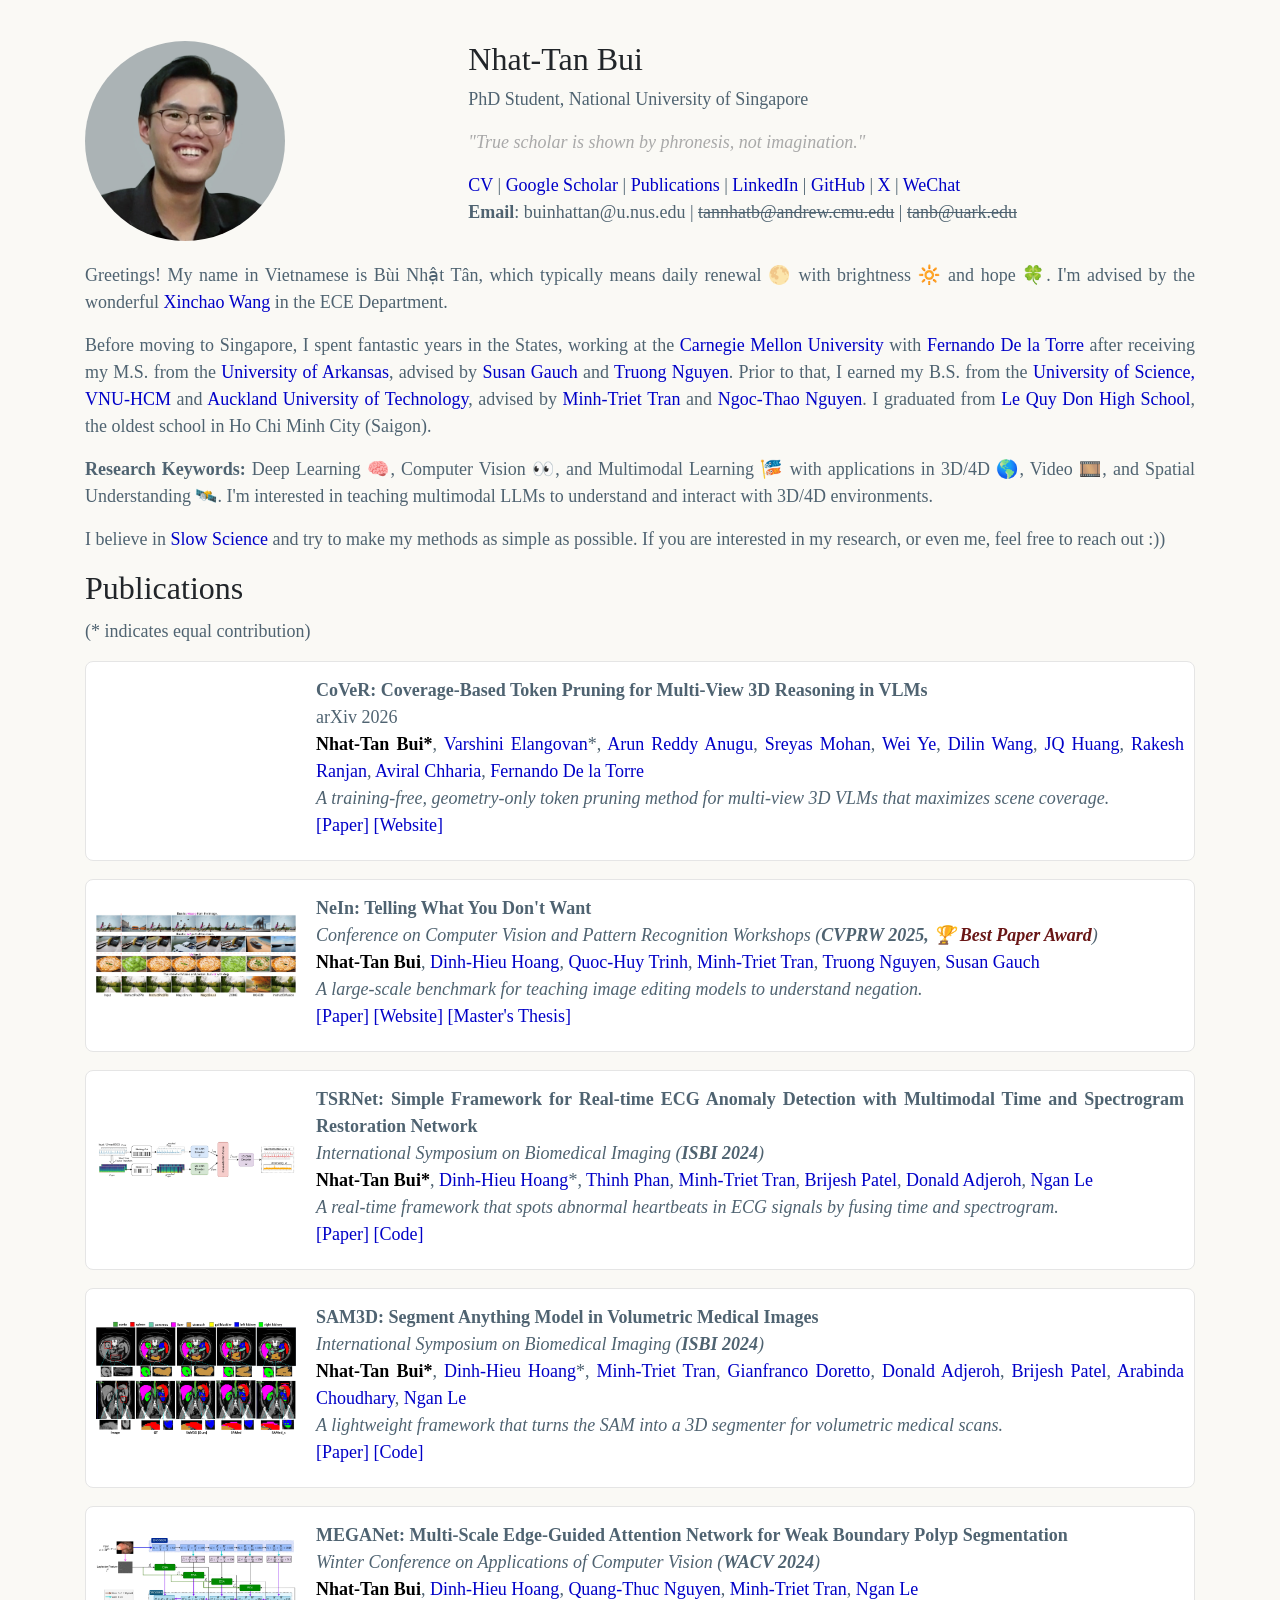
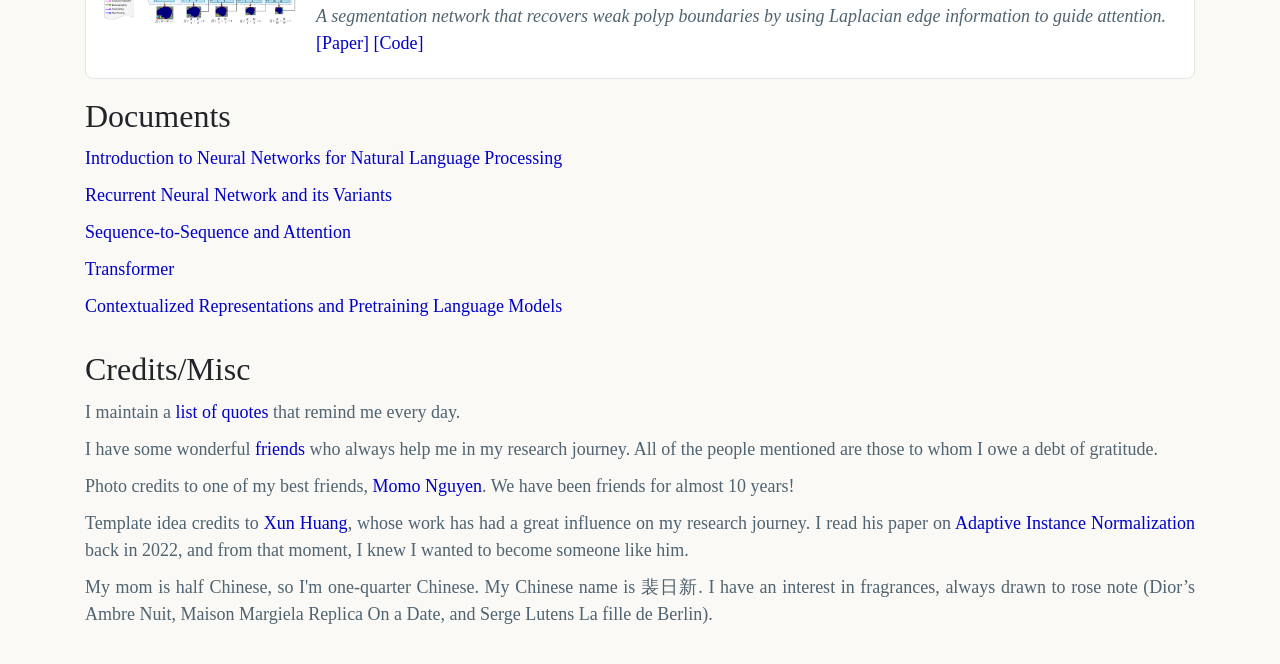
<file: index.html>
<!DOCTYPE html>
<html lang="en">

<head>
    <meta charset="UTF-8">
    <meta name="viewport" content="width=device-width, initial-scale=1.0">
    <meta http-equiv="X-UA-Compatible" content="ie=edge">
    <link rel="stylesheet" href="css/main.css">
    <link rel="stylesheet" href="bootstrap/css/bootstrap.min.css"> 
    <title>Nhat-Tan Bui</title>
</head>

<body>
    <div class="container">
        <div id="profile">
            <div class="container" id="profile">
                <div class="profile-left">
                    <img src="images/ava.jpg" class="profile-photo">
                </div>
                <div class="profile-right">
                    <h2>Nhat-Tan Bui</h2>
                    <p>PhD Student, National University of Singapore</p>
                    <p><p style="font-size: 18px; font-style: italic; color: #A9A9A9;">"True scholar is shown by phronesis, not imagination."</></p>
                    <p style="margin-bottom: 0;" class="social-links">
                        <a href="https://drive.google.com/file/d/1mFtzrTzhLgHYwWkfG-VyiaIKCIcXo2KY/view?usp=drive_link">CV</a> |
                        <a href="https://scholar.google.com/citations?user=FV1sNHAAAAAJ">Google Scholar</a> |
                        <a href="#publication">Publications</a> |
                        <a href="https://www.linkedin.com/in/bntannnn/">LinkedIn</a> |
                        <a href="https://github.com/tanbuinhat">GitHub</a> |
                        <a href="https://x.com/nhattanbui22">X</a> | 
                        <a href="images/wechat.jpg">WeChat</a> 
                    </p>
                    <p><span class="highlight">Email</span>: buinhattan@u.nus.edu | <del>tannhatb@andrew.cmu.edu</del> | <del>tanb@uark.edu</del></p>
                </div>
            </div>
        </div>   

        <div class="col-xs-12" id="intro">
            <p>Greetings! My name in Vietnamese is Bùi Nhật Tân, which typically means daily renewal 🌕 with brightness 🔆 and hope 🍀. I'm advised by the wonderful <a href="https://sites.google.com/site/sitexinchaowang/">Xinchao Wang</a> in the ECE Department.</p>
            <p>Before moving to Singapore, I spent fantastic years in the States, working at the <a href="https://www.ri.cmu.edu/">Carnegie Mellon University</a> with <a href="https://www.cs.cmu.edu/~ftorre/">Fernando De la Torre</a>
                after receiving my M.S. from the <a href="https://www.uark.edu/">University of Arkansas</a>, advised by <a href="https://engineering.uark.edu/electrical-engineering-computer-science/electrical-engineering-faculty/uid/sgauch/name/Susan+E+Gauch/">Susan Gauch</a> and <a href="https://jacobsschool.ucsd.edu/people/profile/truong-q-nguyen">Truong Nguyen</a>.
                Prior to that, I earned my B.S. from the <a href="https://en.hcmus.edu.vn/">University of Science, VNU-HCM</a> and <a href="https://www.aut.ac.nz/">Auckland University of Technology</a>, advised by <a href="https://en.hcmus.edu.vn/profile/tran-minh-triet/">Minh-Triet Tran</a> and <a href="https://www.fit.hcmus.edu.vn/~nnthao/">Ngoc-Thao Nguyen</a>.
                I graduated from <a href="https://www.historicvietnam.com/former-lycee-chasseloup-laubat/">Le Quy Don High School</a>, the oldest school in Ho Chi Minh City (Saigon).</p>
            <p><span class="highlight">Research Keywords:</span> Deep Learning 🧠, Computer Vision 👀, and Multimodal Learning 🎏 with applications in 3D/4D 🌎, Video 🎞️, and Spatial Understanding 🛰️. I'm interested in teaching multimodal LLMs to understand and interact with 3D/4D environments.</p>
            <p>I believe in <a href="http://slow-science.org/">Slow Science</a> and try to make my methods as simple as possible. If you are interested in my research, or even me, feel free to reach out :))</p>
        </div>


        <div class="col-xs-12"  id="publication">
            <h2>Publications</h2>
            <p>(* indicates equal contribution)</p>

            <div class="publication-item">
                <div class="row">
                    <div class="publication-image">
                        <video autoplay muted loop playsinline class="move-down">
                            <source src="images/CoVeR.mp4" type="video/mp4">
                        </video>
                    </div>

                    <div class="publication-text">
                        <p class="article-title">CoVeR: Coverage-Based Token Pruning for Multi-View 3D Reasoning in VLMs</p>
                        <p style="margin-bottom: 0;">arXiv 2026</p> 
                        <p style="margin-bottom: 0;"><span class="author">Nhat-Tan Bui*</span>, <a href="https://varshini-e.github.io/">Varshini Elangovan</a>*, <a href="https://www.linkedin.com/in/a-arun-reddy/">Arun Reddy Anugu</a>, <a href="https://sreyas-mohan.github.io/">Sreyas Mohan</a>, <a href="https://ywwwer.github.io/">Wei Ye</a>, <a href="https://wdilin.github.io/">Dilin Wang</a>, <a href="https://www.linkedin.com/in/jq-huang/">JQ Huang</a>, <a href="https://www.linkedin.com/in/rakesh-r-3848538/">Rakesh Ranjan</a>, <a href="https://aviralchharia.github.io/">Aviral Chharia</a>, <a href="https://scholar.google.com/citations?user=YB8_6gkAAAAJ">Fernando De la Torre</a></p>
                        <p style="margin-bottom: 0;"><i>A training-free, geometry-only token pruning method for multi-view 3D VLMs that maximizes scene coverage.</i></p>
                        <p><a href="https://arxiv.org/abs/2609.08345"> [Paper]</a><a href="https://humansensinglab.github.io/CoVeR"> [Website]</a></p>
                    </div>
                </div>
            </div>

            <div class="publication-item">
                <div class="row">
                    <div class="publication-image">
                        <img src="images/NeIn.png">
                    </div>

                    <div class="publication-text">
                        <p class="article-title">NeIn: Telling What You Don't Want</p>
                        <p style="margin-bottom: 0;"><i>Conference on Computer Vision and Pattern Recognition Workshops (<span class="highlight">CVPRW 2025, 🏆 <span style="color: #691616;">Best Paper Award</span></span>)</i></p> 
                        <p style="margin-bottom: 0;"><span class="author">Nhat-Tan Bui</span>, <a href="https://scholar.google.com/citations?user=713F7a8AAAAJ">Dinh-Hieu Hoang</a>, <a href="https://huyquoctrinh.github.io/huyquoctrinh/">Quoc-Huy Trinh</a>, <a href="https://scholar.google.com/citations?user=lt2ATkkAAAAJ">Minh-Triet Tran</a>, <a href="https://scholar.google.com/citations?user=5rjfy4AAAAAJ">Truong Nguyen</a>, <a href="https://scholar.google.com/citations?user=WWUqQQMAAAAJ">Susan Gauch</a></p>
                        <p style="margin-bottom: 0;"><i>A large-scale benchmark for teaching image editing models to understand negation.</i></p>
                        <p><a href="https://arxiv.org/abs/2409.06481"> [Paper]</a><a href="https://tanbuinhat.github.io/NeIn/"> [Website]</a><a href="https://scholarworks.uark.edu/etd/5986/"> [Master's Thesis]</a></p>
                    </div>
                </div>
            </div>

            <div class="publication-item">
                <div class="row">
                    <div class="publication-image">
                        <img src="images/TSRNet.jpg" class="move-down">
                    </div>

                    <div class="publication-text">
                        <p class="article-title">TSRNet: Simple Framework for Real-time ECG Anomaly Detection with Multimodal Time and Spectrogram Restoration Network</p>
                        <p style="margin-bottom: 0;"><i>International Symposium on Biomedical Imaging (<span class="highlight">ISBI 2024</span>)</i></p> 
                        <p style="margin-bottom: 0;"><span class="author">Nhat-Tan Bui*</span>, <a href="https://scholar.google.com/citations?user=713F7a8AAAAJ">Dinh-Hieu Hoang</a>*, <a href="https://scholar.google.com/citations?user=zsGhPHcAAAAJ">Thinh Phan</a>, <a href="https://scholar.google.com/citations?user=lt2ATkkAAAAJ">Minh-Triet Tran</a>, <a href="https://scholar.google.com/citations?user=kXNpMpwAAAAJ">Brijesh Patel</a>, <a href="https://scholar.google.com/citations?user=WfzNXGIAAAAJ">Donald Adjeroh</a>, <a href="https://scholar.google.com/citations?hl=vi&user=8ck0k_UAAAAJ">Ngan Le</a></p>
                        <p style="margin-bottom: 0;"><i>A real-time framework that spots abnormal heartbeats in ECG signals by fusing time and spectrogram.</i></p>
                        <p><a href="https://arxiv.org/abs/2312.10187"> [Paper]</a><a href="https://github.com/UARK-AICV/TSRNet"> [Code]</a></p>
                    </div>
                </div>
            </div>

            <div class="publication-item">
                <div class="row">
                    <div class="publication-image">
                        <img src="images/SAM3D.png" class="move-down">
                    </div>

                    <div class="publication-text">
                        <p class="article-title">SAM3D: Segment Anything Model in Volumetric Medical Images</p>
                        <p style="margin-bottom: 0;"><i>International Symposium on Biomedical Imaging (<span class="highlight">ISBI 2024</span>)</i></p> 
                        <p style="margin-bottom: 0;"><span class="author">Nhat-Tan Bui*</span>, <a href="https://scholar.google.com/citations?user=713F7a8AAAAJ">Dinh-Hieu Hoang</a>*, <a href="https://scholar.google.com/citations?user=lt2ATkkAAAAJ">Minh-Triet Tran</a>, <a href="https://scholar.google.com/citations?user=ReEG0FwAAAAJ">Gianfranco Doretto</a>, <a href="https://scholar.google.com/citations?user=WfzNXGIAAAAJ">Donald Adjeroh</a>, <a href="https://scholar.google.com/citations?user=kXNpMpwAAAAJ">Brijesh Patel</a>, <a href="https://www.linkedin.com/in/arabinda-choudhary/">Arabinda Choudhary</a>, <a href="https://scholar.google.com/citations?hl=vi&user=8ck0k_UAAAAJ">Ngan Le</a></p>
                        <p style="margin-bottom: 0;"><i>A lightweight framework that turns the SAM into a 3D segmenter for volumetric medical scans.</i></p>
                        <p><a href="https://arxiv.org/abs/2309.03493"> [Paper]</a><a href="https://github.com/UARK-AICV/SAM3D"> [Code]</a></p>
                    </div>
                </div>
            </div>


            <div class="publication-item">
                <div class="row">
                    <div class="publication-image">
                        <img src="images/MEGANet.jpg">
                    </div>

                    <div class="publication-text">
                        <p class="article-title">MEGANet: Multi-Scale Edge-Guided Attention Network for Weak Boundary Polyp Segmentation</p>
                        <p style="margin-bottom: 0;"><i>Winter Conference on Applications of Computer Vision (<span class="highlight">WACV 2024</span>)</i></p> 
                        <p style="margin-bottom: 0;"><span class="author">Nhat-Tan Bui</span>, <a href="https://scholar.google.com/citations?user=713F7a8AAAAJ">Dinh-Hieu Hoang</a>, <a href="https://scholar.google.com/citations?user=vLJtIi4AAAAJ">Quang-Thuc Nguyen</a>, <a href="https://scholar.google.com/citations?user=lt2ATkkAAAAJ">Minh-Triet Tran</a>, <a href="https://scholar.google.com/citations?hl=vi&user=8ck0k_UAAAAJ">Ngan Le</a></p>
                        <p style="margin-bottom: 0;"><i>A segmentation network that recovers weak polyp boundaries by using Laplacian edge information to guide attention.</i></p>
                        <p><a href="https://arxiv.org/abs/2309.03329"> [Paper]</a><a href="https://github.com/UARK-AICV/MEGANet"> [Code]</a></p>
                    </div>
                </div>
                
            </div>
            
        </div>


        <div class="col-xs-12" id="documents">
            <h2>Documents</h2>
            <ul>
                <li><a href="https://drive.google.com/file/d/1BZ5nhnDz6Wyke-MJ8NSvJ7gB6AqwKMNn/view?usp=sharing">Introduction to Neural Networks for Natural Language Processing</a></li>
                <li><a href="https://drive.google.com/file/d/1oxoGDTKHzduneCsjd1_vYH80rLHePh2l/view?usp=sharing">Recurrent Neural Network and its Variants</a></li>
                <li><a href="https://drive.google.com/file/d/1zu3jAroVLUYrn-IvVmHPqUn3wFqWlLka/view?usp=sharing">Sequence-to-Sequence and Attention</a></li>
                <li><a href="https://drive.google.com/file/d/1wyZsNoutCUk3SFocXcAwZsvvgxLwMb8A/view?usp=sharing">Transformer</a></li>
                <li><a href="https://drive.google.com/file/d/1ORIOd24dm9jxn-ORWn47mVZruFvTWpwh/view?usp=sharing">Contextualized Representations and Pretraining Language Models</a></li>
            </ul>
        </div>

        <div class="col-xs-12" id="misc">
            <h2 style="margin-top: 30px;">Credits/Misc</h2>
            <ul style="color: #4F6371;">
                <li>I maintain a <a href="quotes.html">list of quotes</a> that remind me every day.</li>
                <li>I have some wonderful <a href="friends.html">friends</a> who always help me in my research journey. All of the people mentioned are those to whom I owe a debt of gratitude.</li>
                <li>Photo credits to one of my best friends, <a href="https://www.instagram.com/momonguyenn/">Momo Nguyen</a>. We have been friends for almost 10 years!</li>
                <li>Template idea credits to <a href="https://www.xunhuang.me/">Xun Huang</a>, whose work has had a great influence on my research journey. I read his paper on <a href="https://openaccess.thecvf.com/content_ICCV_2017/papers/Huang_Arbitrary_Style_Transfer_ICCV_2017_paper.pdf">Adaptive Instance Normalization</a> back in 2022, and from that moment, I knew I wanted to become someone like him.</li>
                <li>My mom is half Chinese, so I'm one-quarter Chinese. My Chinese name is 裴日新. I have an interest in fragrances, always drawn to rose note (Dior’s Ambre Nuit, Maison Margiela Replica On a Date, and Serge Lutens La fille de Berlin).</li>
            </ul>
        </div>
    </div>
</body>
</html>
</file>
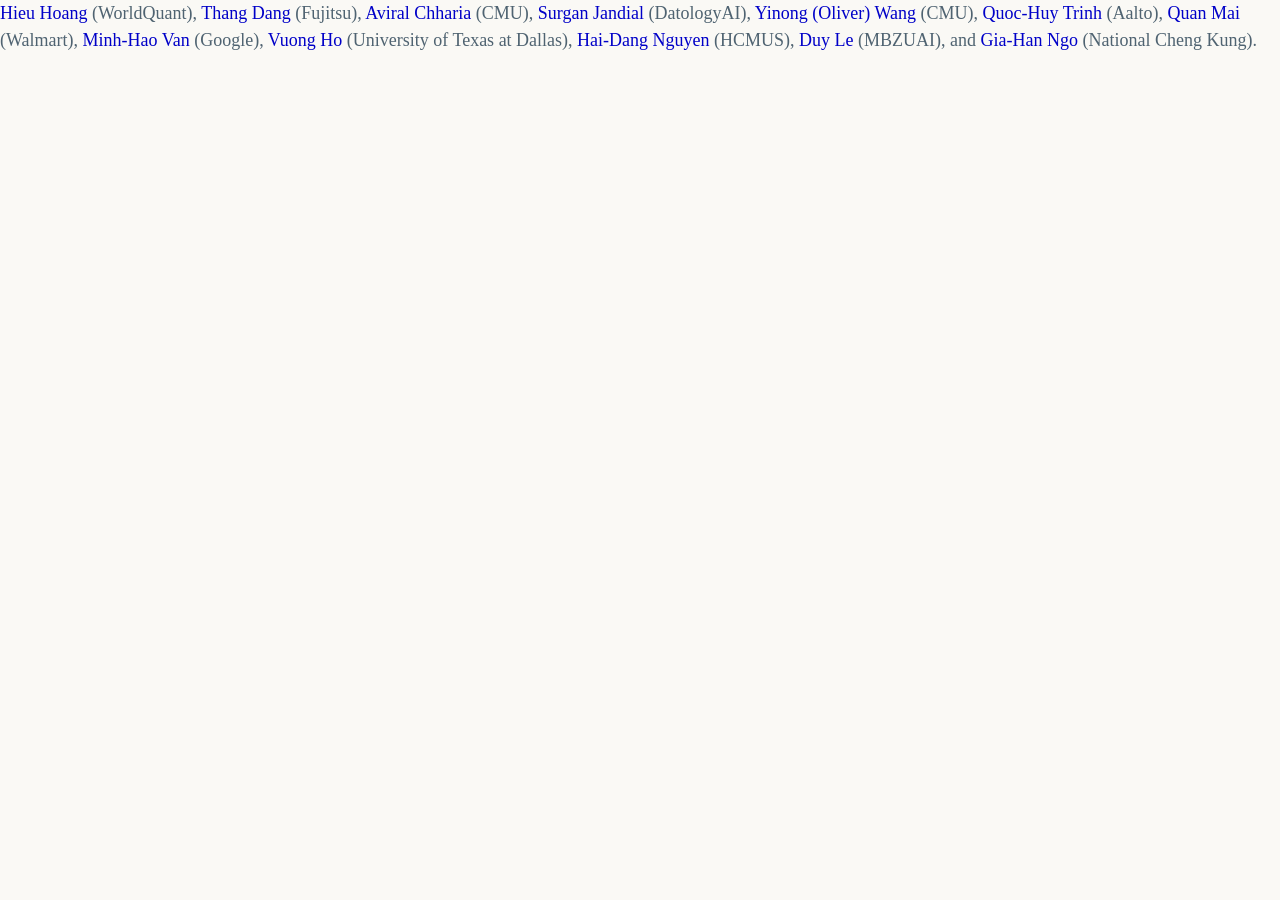
<file: friends.html>
<!DOCTYPE html>
<html>
<head>
    <title>Friends & Collaborators</title>
    <head>
    <meta charset="UTF-8">
    <meta name="viewport" content="width=device-width, initial-scale=1.0">
    <meta http-equiv="X-UA-Compatible" content="ie=edge">
    <link rel="stylesheet" href="css/main.css">
    <link rel="stylesheet" href="bootstrap/css/bootstrap.min.css"> 
    <link rel="icon" href="images/favicon.png">
</head>

<body>
    <p>
        <a href="https://scholar.google.com/citations?hl=vi&user=713F7a8AAAAJ">Hieu Hoang</a> (WorldQuant), 
        <a href="https://scholar.google.com/citations?user=g0AyZd0AAAAJ&hl=en">Thang Dang</a> (Fujitsu),
        <a href="https://aviralchharia.github.io/">Aviral Chharia</a> (CMU), 
        <a href="https://surgan12.github.io/">Surgan Jandial</a> (DatologyAI), 
        <a href="https://oliverow.github.io/">Yinong (Oliver) Wang</a> (CMU), 
        <a href="https://huyquoctrinh.onrender.com/">Quoc-Huy Trinh</a> (Aalto), 
        <a href="https://quanmai.github.io/">Quan Mai</a> (Walmart), 
        <a href="https://minhhao97vn.github.io/">Minh-Hao Van</a> (Google),
        <a href="https://vvuonghn.github.io/">Vuong Ho</a> (University of Texas at Dallas), 
        <a href="https://scholar.google.com/citations?hl=vi&user=L5O1bnUAAAAJ">Hai-Dang Nguyen</a> (HCMUS), 
        <a href="https://leduy99.github.io/">Duy Le</a> (MBZUAI),
        and <a href="https://ngogiahan149.github.io/">Gia-Han Ngo</a> (National Cheng Kung).
    </p>
</body>
</html>
</file>
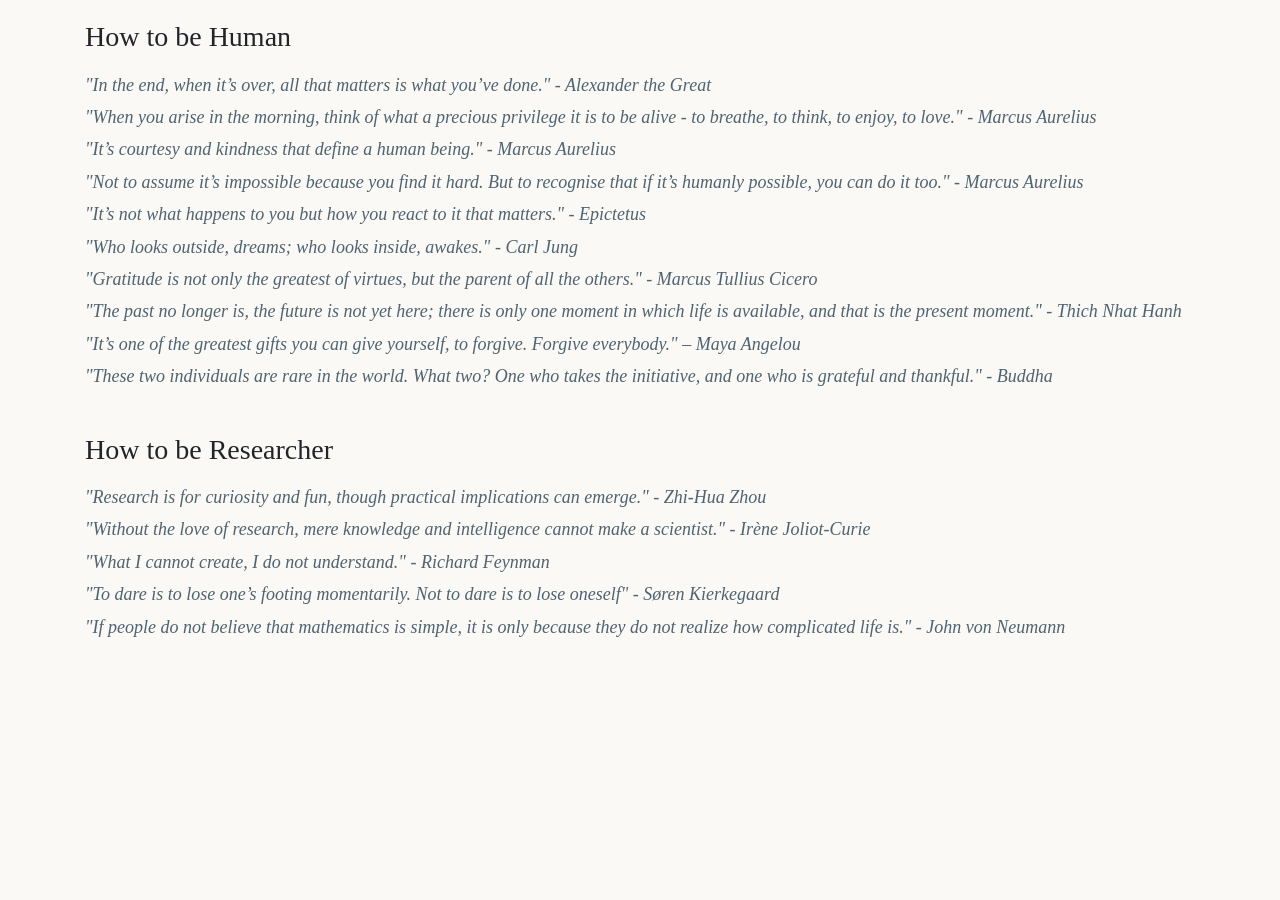
<file: quotes.html>
<!DOCTYPE html>
<html>
<head>
    <title>Quotes</title>
    <head>
    <meta charset="UTF-8">
    <meta name="viewport" content="width=device-width, initial-scale=1.0">
    <meta http-equiv="X-UA-Compatible" content="ie=edge">
    <link rel="stylesheet" href="css/main.css">
    <link rel="stylesheet" href="bootstrap/css/bootstrap.min.css"> 
    <link rel="icon" href="images/favicon.png">
</head>

<body>
    <div class="container">
    <div class="col-xs-12">
        <div class="quote-section">
            <h3>How to be Human</h3>
            <p class="quote" style="color: #4F6371;">
            "In the end, when it’s over, all that matters is what you’ve done." - Alexander the Great <br>
            "When you arise in the morning, think of what a precious privilege it is to be alive - to breathe, to think, to enjoy, to love." - Marcus Aurelius<br>
            "It’s courtesy and kindness that define a human being." - Marcus Aurelius<br>
            "Not to assume it’s impossible because you find it hard. But to recognise that if it’s humanly possible, you can do it too." - Marcus Aurelius<br>
            "It’s not what happens to you but how you react to it that matters." - Epictetus<br>
            "Who looks outside, dreams; who looks inside, awakes." - Carl Jung<br>
            "Gratitude is not only the greatest of virtues, but the parent of all the others." - Marcus Tullius Cicero<br>
            "The past no longer is, the future is not yet here; there is only one moment in which life is available, and that is the present moment." - Thich Nhat Hanh<br>
            "It’s one of the greatest gifts you can give yourself, to forgive. Forgive everybody." – Maya Angelou<br>
            "These two individuals are rare in the world. What two? One who takes the initiative, and one who is grateful and thankful." - Buddha
            </p>
        </div>

        <div class="quote-section">
            <h3>How to be Researcher</h3>
            <p class="quote" style="color: #4F6371;">
                "Research is for curiosity and fun, though practical implications can emerge." - Zhi-Hua Zhou <br>
                "Without the love of research, mere knowledge and intelligence cannot make a scientist." - Irène Joliot-Curie<br>
                "What I cannot create, I do not understand." - Richard Feynman<br>
                "To dare is to lose one’s footing momentarily. Not to dare is to lose oneself" - Søren Kierkegaard<br>
                "If people do not believe that mathematics is simple, it is only because they do not realize how complicated life is." - John von Neumann
            </p>
        </div>
    </div>
</div>
</body>
</html>
</file>
<file: css/main.css>
* {
  margin: 0;
  padding: 0;
  box-sizing: border-box;
  font-family: 'Merriweather', serif;
}

body {
  width: 100%;
  height: 100%;
  background-color: #FAF9F5 !important;
  line-height: 1.6;
  margin: 0;
  padding: 0;
}

.container{
  width: 90%;
  max-width: 1200px;
  margin: 0 auto;
  padding: 20px;
}

p {
  color: #4F6371;
  font-weight: 300;
  font-size: 18px;
  margin: 0; 
  margin-bottom: 20px; 
}

p.quote {
  font-size: 18px;
  font-style: italic; 
  color: #A9A9A9;
}

a:link {
  color: #0000C8; 
  text-decoration: none; 
}

a:visited {
  color: #0000C8; 
  text-decoration: none;
}

#profile .container {
  display: flex;
  align-items: center;
  padding: 20px 0;
  flex-wrap: wrap;
  gap: 20px;
}

.profile-left {
  flex: 1;
  min-width: 200px;
}

.profile-photo {
  border-radius: 50%;
  width: 200px;
  height: 200px;
  float: left;
  margin-right: 10px;
}

.profile-right {
  flex: 2;
  min-width: 280px;
  padding: 0;
}

.social-links a {
  font-size: 18px;     
  text-decoration: none; 
  color: #0000C8;
} 

span.highlight
{
  font-weight:bold;
}

span.author
{
  color:#000000;
  font-weight:bold;
}

#publication, #intro, #documents, #blogs, #misc {
    text-align: justify;
    text-justify: inter-word;
}

#publication .article-title {
  font-size: 18px;  
  margin-bottom: 0;
  font-weight: bold;
}

.publication-item {
  margin-bottom: 18px;
  padding: 15px 10px 5px 10px;
  display: flex;
  flex-wrap: wrap;
  align-items: center;

  background-color: #ffffff;
  border: 1px solid #e5e5e5;
  border-radius: 8px;
  transition: all 0.2s ease;
}

.publication-image video {
    width: 100%;
    height: auto;
    object-fit: contain;
    display: block;
}

.publication-item:hover {
    border-color: #cccccc;
    box-shadow: 0 4px 12px rgba(0, 0, 0, 0.08);
    transform: translateY(-2px);
}

.publication-item .row {
    display: flex;
    align-items: flex-start;
    margin-left: 0;
    margin-right: 0;
}

.publication-image {
    width: 200px;
    height: 120px;
    flex: 0 0 200px;

    display: flex;
    align-items: center;
    justify-content: center;
    margin-right: 20px;
}

.publication-image img {
    width: 100%;
    height: 100%;
    object-fit: contain;
}

.publication-text {
    flex: 1;
    min-width: 0;
}

.publication-image img.move-down {
    transform: translateY(15px);
}

@media (min-width: 768px) {
  .publication-text {
    padding-left: 0 !important;
    text-align: justify;
  }
}

@media (max-width: 767px) {
  #profile .container {
    flex-direction: column;
    text-align: center;
  }

  /* stack image on top, text below */
  .publication-item .row {
    flex-direction: column;
    align-items: stretch;
  }

  .publication-image {
    width: 100%;
    flex: 0 0 auto;
    height: auto;
    margin-right: 0;
    margin-bottom: 15px;
    padding: 0 15px;
  }

  .publication-image img {
    height: auto;
    max-height: 220px;
  }

  /* the 15px nudge isn't needed once stacked */
  .publication-image img.move-down {
    transform: none;
  }

  .publication-text {
    padding: 0 15px;
    text-align: justify;
  }
}

ul {
  padding-left: 0;
  list-style-type: none;
}

li {
  margin-bottom: 10px;
  font-size: 18px;
  font-weight: 300;
}

.col-xs-12 h2 {
  margin-bottom: 10px;
}

.quote-section {
    margin-bottom: 40px;
}

.quote-section h3 {
    margin-bottom: 15px;
}

.quote {
    line-height: 1.8;
}
</file>
